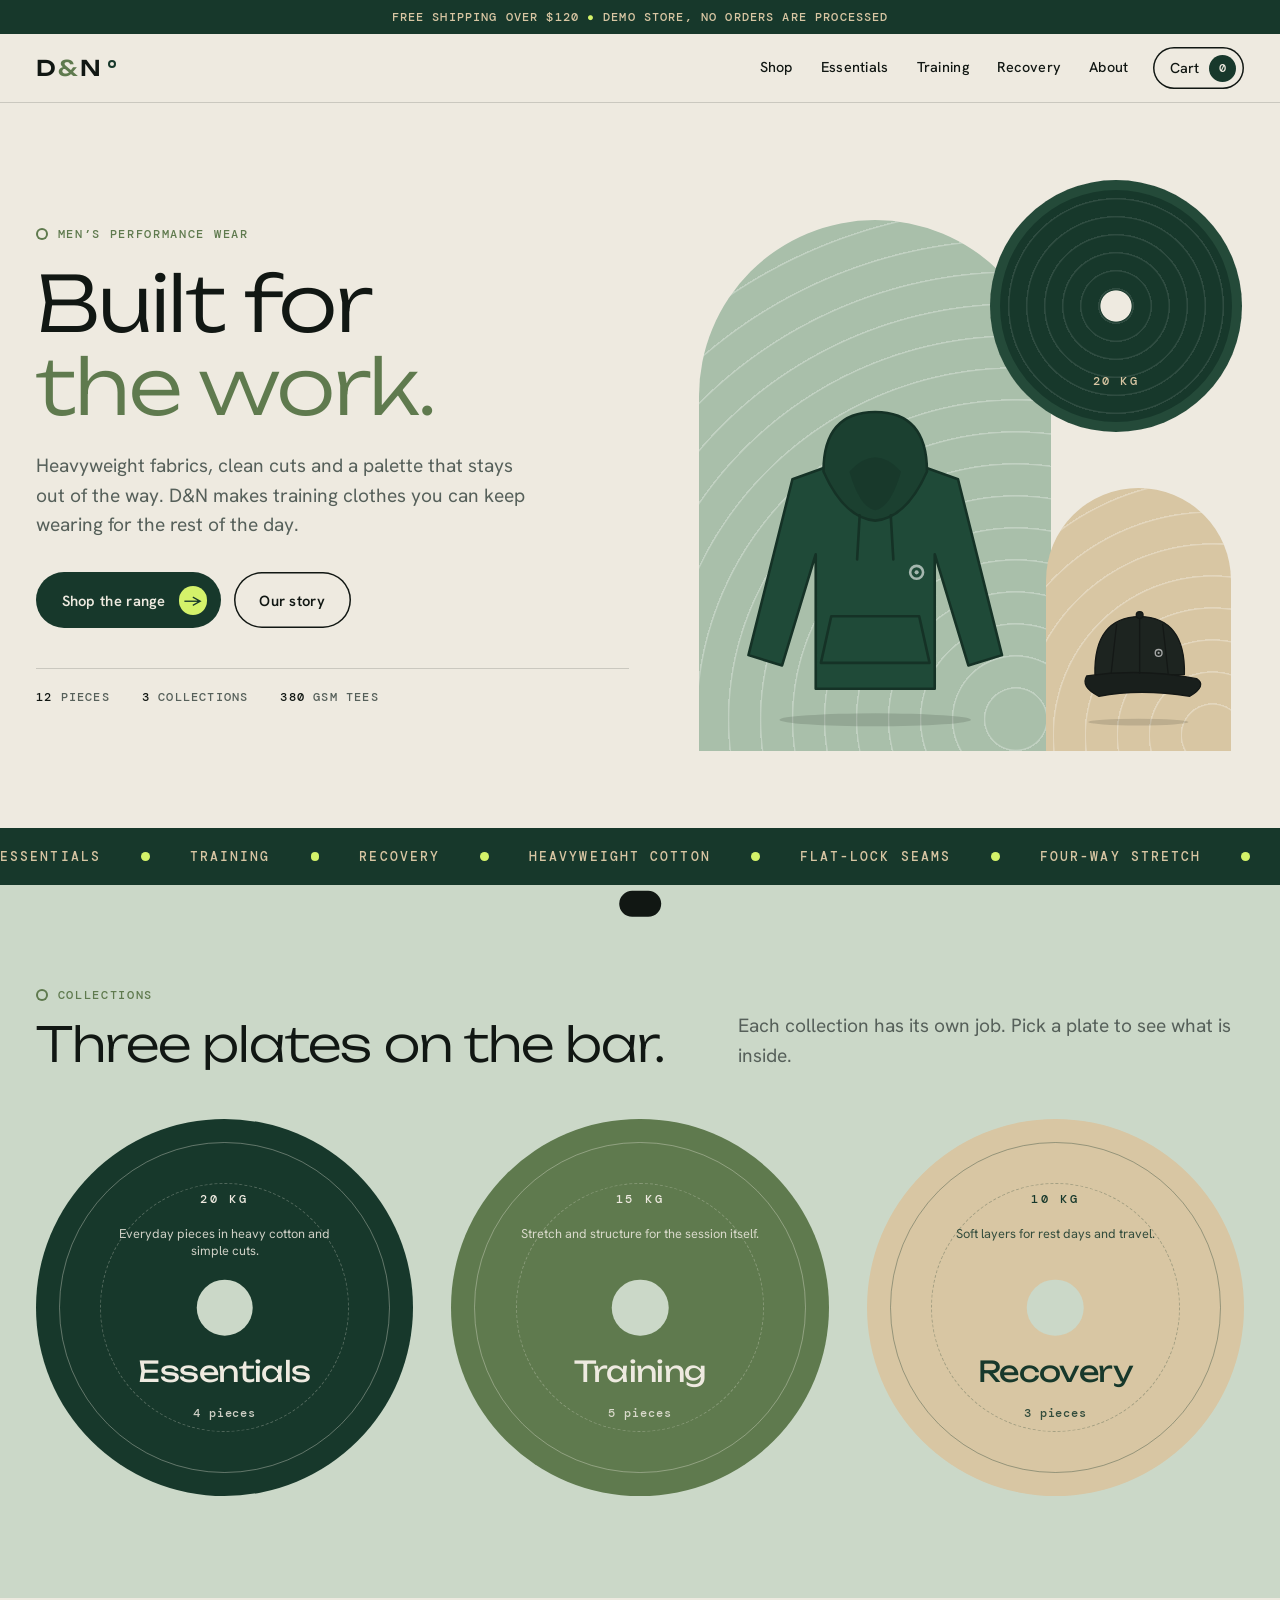
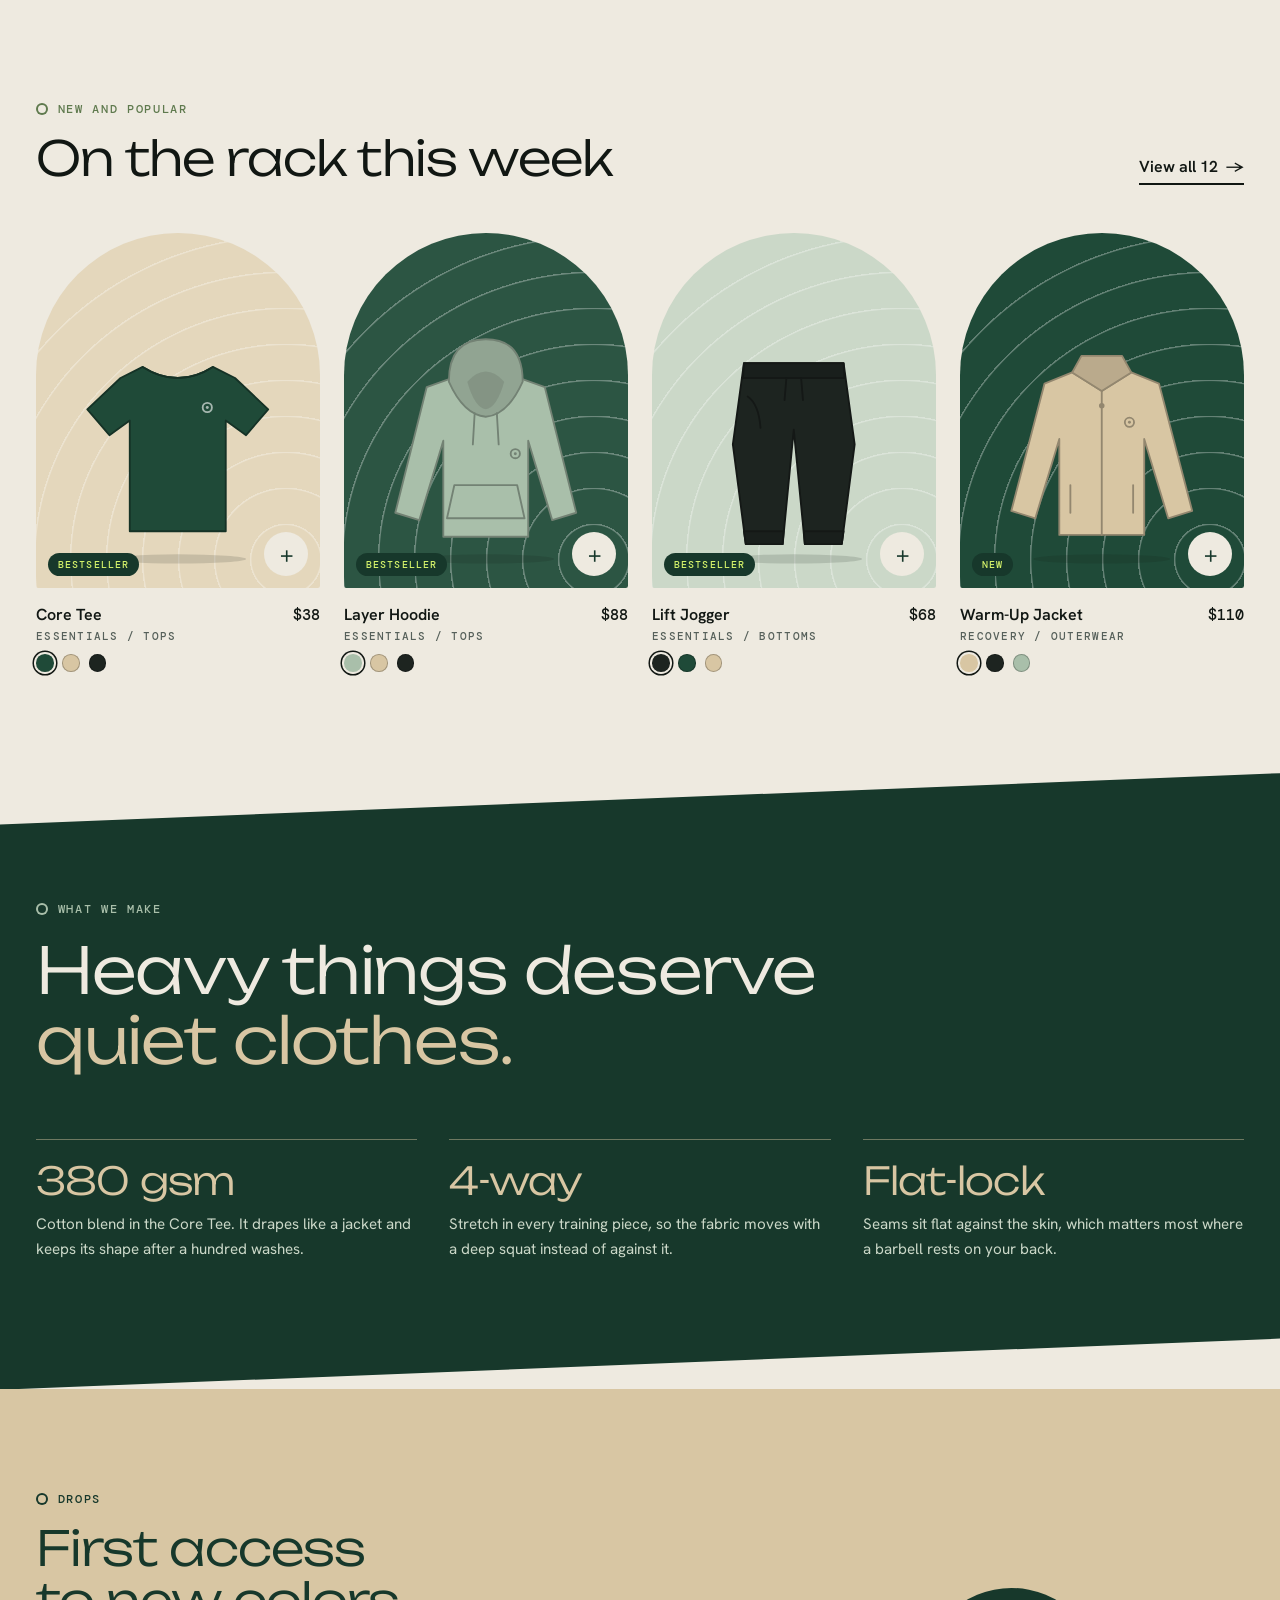
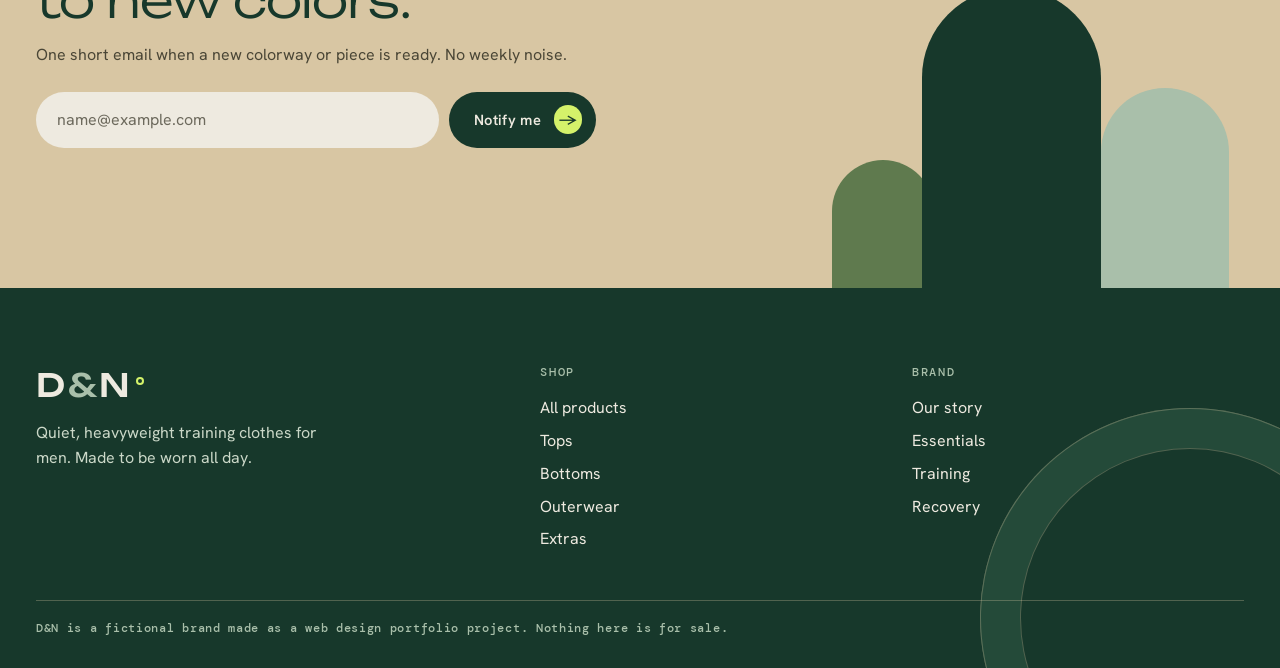
<file: index.html>
<!doctype html>
<html lang="en">
<head>
<meta charset="utf-8">
<meta name="viewport" content="width=device-width, initial-scale=1, viewport-fit=cover">
<title>D&amp;N</title>
<link rel="preconnect" href="https://fonts.googleapis.com">
<link rel="preconnect" href="https://fonts.gstatic.com" crossorigin>
<link rel="stylesheet" href="https://fonts.googleapis.com/css2?family=Unbounded:wght@300;400;500&family=Hanken+Grotesk:wght@400;500;600&family=DM+Mono:wght@400;500&display=swap">
<link rel="stylesheet" href="style.css">

</head>
<body data-page="home">
<div id="top"></div>

<main>
  <section class="hero">
    <div class="wrap hero-grid">
      <div>
        <div class="eyebrow">Men&rsquo;s performance wear</div>
        <h1>Built for <em>the work.</em></h1>
        <p class="lead">Heavyweight fabrics, clean cuts and a palette that stays out of the way. D&amp;N makes training clothes you can keep wearing for the rest of the day.</p>
        <div class="hero-actions">
          <a class="btn" href="shop.html"><span>Shop the range</span><span class="dot" aria-hidden="true">&rarr;</span></a>
          <a class="btn ghost" href="about.html">Our story</a>
        </div>
        <div class="hero-stats"><span><b>12</b> pieces</span><span><b>3</b> collections</span><span><b>380</b> gsm tees</span></div>
      </div>
      <div class="hero-art" aria-hidden="true">
        <div class="ha-arch" data-art="hoodie:forest"></div>
        <div class="ha-plate"><span>20 KG</span></div>
        <div class="ha-arch2" data-art="cap:ink"></div>
      </div>
    </div>
  </section>

  <div class="strip" aria-hidden="true">
    <div class="strip-track">
      <span>Essentials</span><span>Training</span><span>Recovery</span><span>Heavyweight cotton</span><span>Flat-lock seams</span><span>Four-way stretch</span>
      <span>Essentials</span><span>Training</span><span>Recovery</span><span>Heavyweight cotton</span><span>Flat-lock seams</span><span>Four-way stretch</span>
    </div>
  </div>

  <section class="sec plates-sec">
    <div class="wrap">
      <div class="sec-head">
        <div>
          <div class="eyebrow">Collections</div>
          <h2>Three plates on the bar.</h2>
        </div>
        <p class="lead">Each collection has its own job. Pick a plate to see what is inside.</p>
      </div>
      <div class="plates">
        <a class="plate p-forest" href="shop.html#essentials">
          <span class="kg">20 KG</span><span class="ds">Everyday pieces in heavy cotton and simple cuts.</span><span class="hole"></span>
          <span class="nm">Essentials</span><span class="ct" data-count="essentials"></span>
        </a>
        <a class="plate p-moss" href="shop.html#training">
          <span class="kg">15 KG</span><span class="ds">Stretch and structure for the session itself.</span><span class="hole"></span>
          <span class="nm">Training</span><span class="ct" data-count="training"></span>
        </a>
        <a class="plate p-sand" href="shop.html#recovery">
          <span class="kg">10 KG</span><span class="ds">Soft layers for rest days and travel.</span><span class="hole"></span>
          <span class="nm">Recovery</span><span class="ct" data-count="recovery"></span>
        </a>
      </div>
    </div>
  </section>

  <section class="sec">
    <div class="wrap">
      <div class="sec-head">
        <div>
          <div class="eyebrow">New and popular</div>
          <h2>On the rack this week</h2>
        </div>
        <a class="link-arrow" href="shop.html">View all 12 <span aria-hidden="true">&rarr;</span></a>
      </div>
      <div class="grid four" id="featured"></div>
    </div>
  </section>

  <section class="statement on-dark">
    <div class="wrap">
      <div class="eyebrow">What we make</div>
      <h2 style="margin-top:1.2rem">Heavy things deserve <em>quiet clothes.</em></h2>
      <div class="facts">
        <div class="fact"><b>380 gsm</b><span>Cotton blend in the Core Tee. It drapes like a jacket and keeps its shape after a hundred washes.</span></div>
        <div class="fact"><b>4-way</b><span>Stretch in every training piece, so the fabric moves with a deep squat instead of against it.</span></div>
        <div class="fact"><b>Flat-lock</b><span>Seams sit flat against the skin, which matters most where a barbell rests on your back.</span></div>
      </div>
    </div>
  </section>

  <section class="sec news">
    <div class="wrap">
      <div class="news-in">
        <div class="eyebrow" style="color:var(--forest)">Drops</div>
        <h2>First access to new colors.</h2>
        <p>One short email when a new colorway or piece is ready. No weekly noise.</p>
        <form id="newsForm" novalidate>
          <label for="newsEmail" style="position:absolute;left:-9999px">Email address</label>
          <input id="newsEmail" type="email" placeholder="name@example.com" autocomplete="email">
          <button class="btn" type="submit"><span>Notify me</span><span class="dot" aria-hidden="true">&rarr;</span></button>
        </form>
        <p class="msg" id="newsMsg" role="status"></p>
      </div>
    </div>
    <div class="a3" aria-hidden="true"></div><div class="a1" aria-hidden="true"></div><div class="a2" aria-hidden="true"></div>
  </section>
</main>

<div id="foot"></div>
<script src="app.js" defer></script>
</body>
</html>
</file>
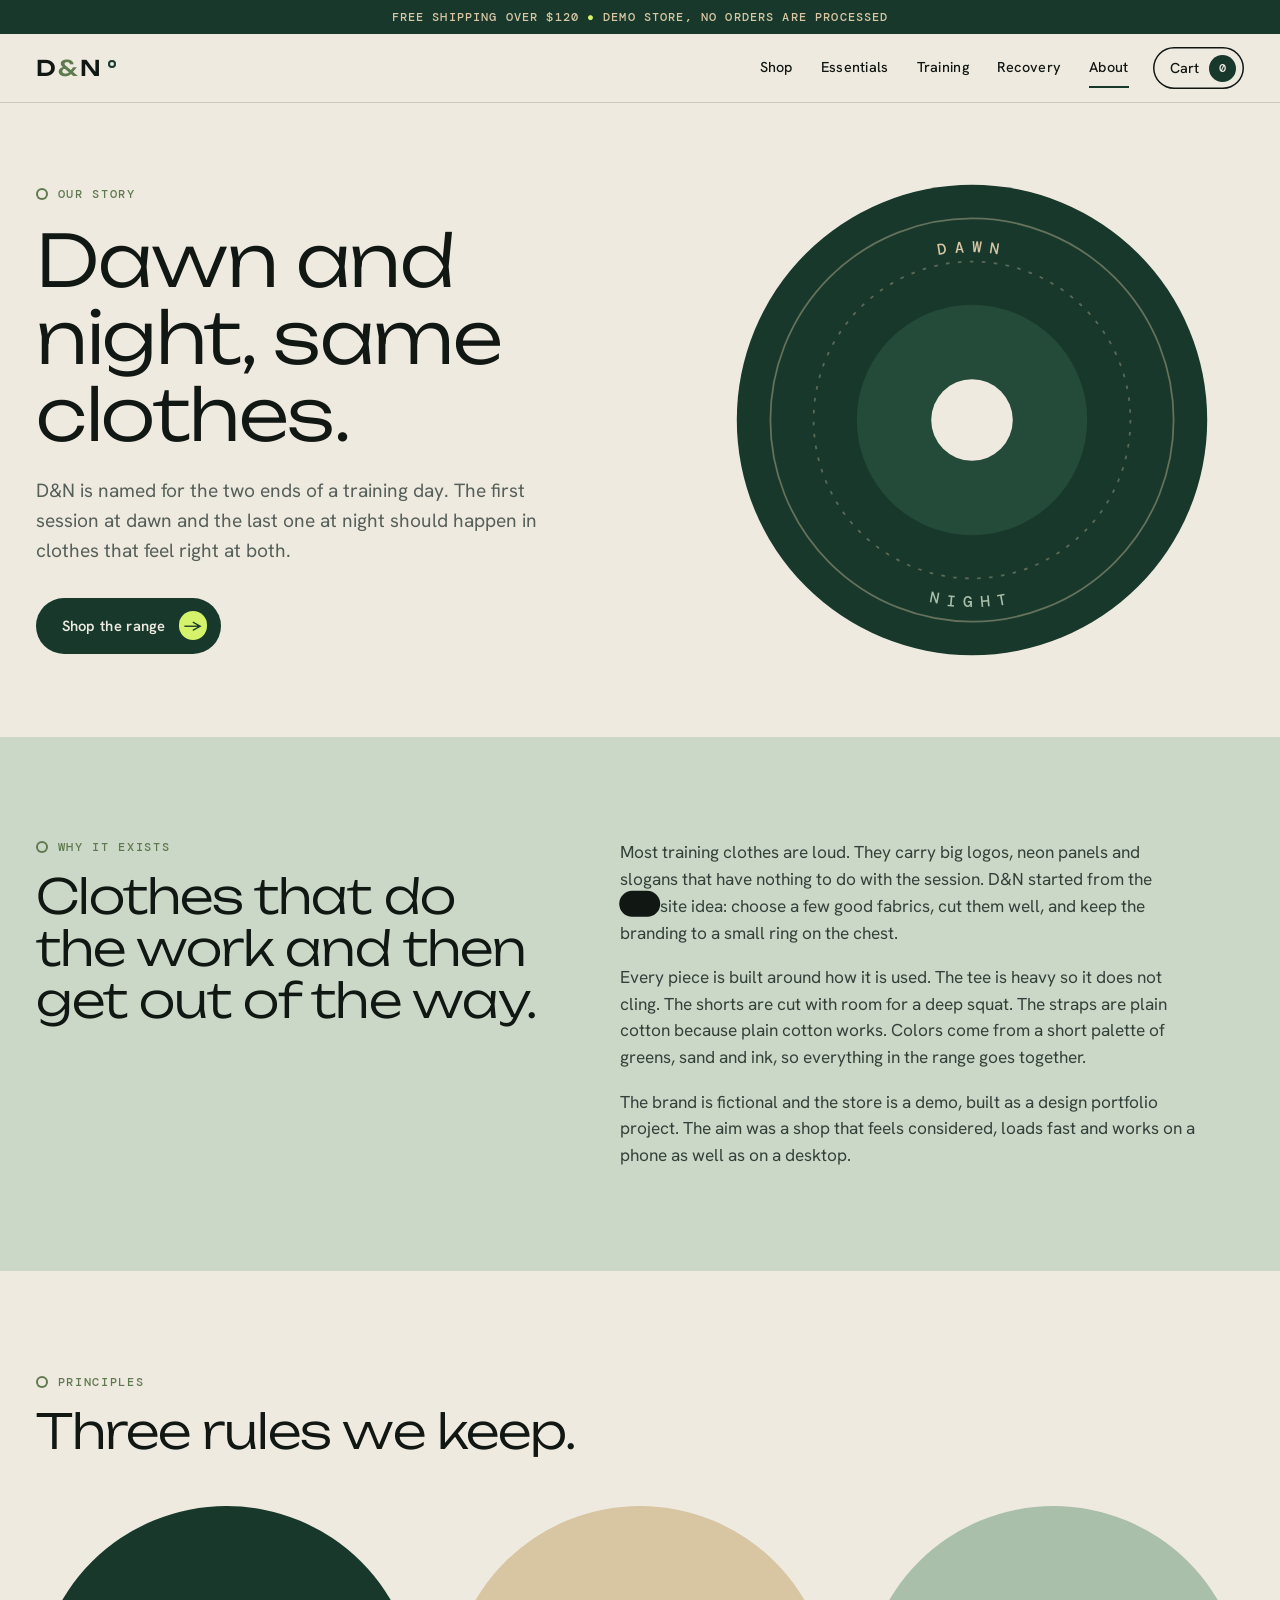
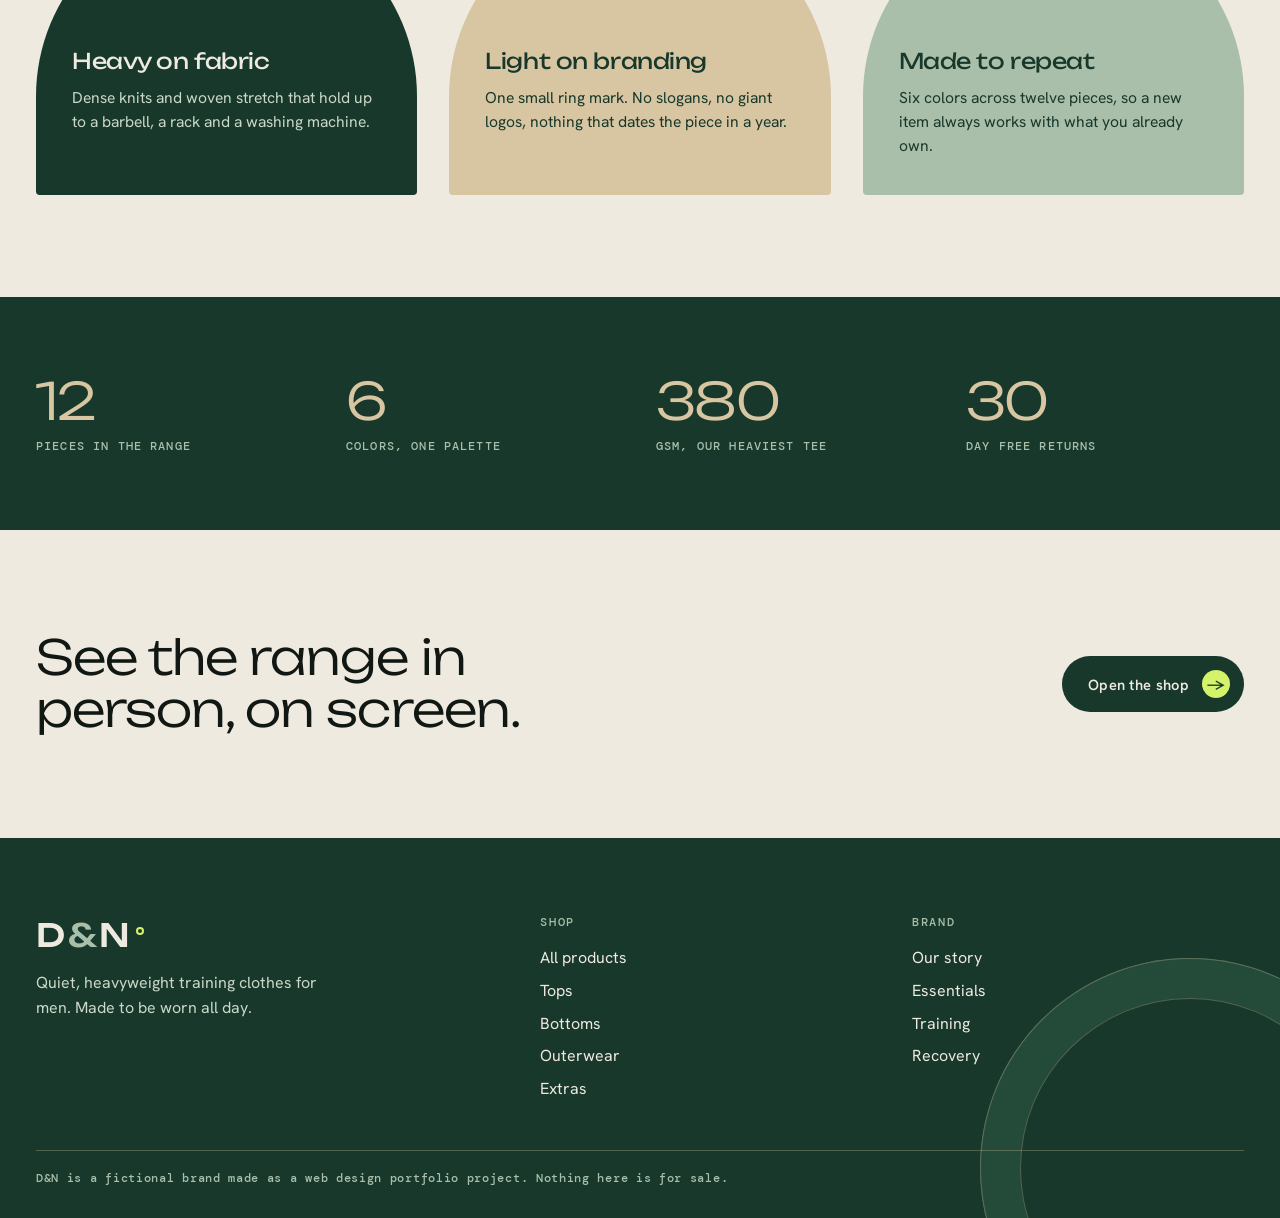
<file: about.html>
<!doctype html>
<html lang="en">
<head>
<meta charset="utf-8">
<meta name="viewport" content="width=device-width, initial-scale=1, viewport-fit=cover">
<title>About | D&amp;N</title>
<link rel="preconnect" href="https://fonts.googleapis.com">
<link rel="preconnect" href="https://fonts.gstatic.com" crossorigin>
<link rel="stylesheet" href="https://fonts.googleapis.com/css2?family=Unbounded:wght@300;400;500&family=Hanken+Grotesk:wght@400;500;600&family=DM+Mono:wght@400;500&display=swap">
<link rel="stylesheet" href="style.css">
</head>
<body data-page="about">
<div id="top"></div>

<main>
  <section class="about-hero">
    <div class="wrap about-grid">
      <div>
        <div class="eyebrow">Our story</div>
        <h1>Dawn and night, same clothes.</h1>
        <p class="lead">D&amp;N is named for the two ends of a training day. The first session at dawn and the last one at night should happen in clothes that feel right at both.</p>
        <div class="hero-actions"><a class="btn" href="shop.html"><span>Shop the range</span><span class="dot" aria-hidden="true">&rarr;</span></a></div>
      </div>
      <svg class="rings" viewBox="0 0 400 400" role="img" aria-label="Concentric rings that look like a barbell plate">
        <circle cx="200" cy="200" r="196" style="fill:var(--forest)"/>
        <circle cx="200" cy="200" r="168" style="fill:none;stroke:var(--sand);stroke-opacity:.4;stroke-width:1.5"/>
        <circle cx="200" cy="200" r="132" style="fill:none;stroke:var(--sand);stroke-opacity:.35;stroke-width:1.5;stroke-dasharray:3 7"/>
        <circle cx="200" cy="200" r="96" style="fill:var(--forest-2)"/>
        <circle cx="200" cy="200" r="34" style="fill:var(--bone)"/>
        <path d="M60 200 A140 140 0 0 1 340 200" id="arcTop" style="fill:none"/>
        <text style="fill:var(--sand);font:500 13px var(--mono);letter-spacing:6px"><textPath href="#arcTop" startOffset="50%" text-anchor="middle">DAWN</textPath></text>
        <path d="M44 200 A156 156 0 0 0 356 200" id="arcBot" style="fill:none"/>
        <text style="fill:var(--sage);font:500 13px var(--mono);letter-spacing:6px"><textPath href="#arcBot" startOffset="50%" text-anchor="middle">NIGHT</textPath></text>
      </svg>
    </div>
  </section>

  <section class="sec story">
    <div class="wrap story-grid">
      <div>
        <div class="eyebrow">Why it exists</div>
        <h2 class="h2" style="margin-top:1rem">Clothes that do the work and then get out of the way.</h2>
      </div>
      <div>
        <p>Most training clothes are loud. They carry big logos, neon panels and slogans that have nothing to do with the session. D&amp;N started from the opposite idea: choose a few good fabrics, cut them well, and keep the branding to a small ring on the chest.</p>
        <p>Every piece is built around how it is used. The tee is heavy so it does not cling. The shorts are cut with room for a deep squat. The straps are plain cotton because plain cotton works. Colors come from a short palette of greens, sand and ink, so everything in the range goes together.</p>
        <p>The brand is fictional and the store is a demo, built as a design portfolio project. The aim was a shop that feels considered, loads fast and works on a phone as well as on a desktop.</p>
      </div>
    </div>
  </section>

  <section class="sec">
    <div class="wrap">
      <div class="sec-head"><div><div class="eyebrow">Principles</div><h2>Three rules we keep.</h2></div></div>
      <div class="pillars">
        <div class="pillar a"><h3>Heavy on fabric</h3><p>Dense knits and woven stretch that hold up to a barbell, a rack and a washing machine.</p></div>
        <div class="pillar b"><h3>Light on branding</h3><p>One small ring mark. No slogans, no giant logos, nothing that dates the piece in a year.</p></div>
        <div class="pillar c"><h3>Made to repeat</h3><p>Six colors across twelve pieces, so a new item always works with what you already own.</p></div>
      </div>
    </div>
  </section>

  <section class="stats on-dark">
    <div class="wrap stat-row">
      <div class="stat"><b>12</b><span>Pieces in the range</span></div>
      <div class="stat"><b>6</b><span>Colors, one palette</span></div>
      <div class="stat"><b>380</b><span>gsm, our heaviest tee</span></div>
      <div class="stat"><b>30</b><span>Day free returns</span></div>
    </div>
  </section>

  <section class="sec">
    <div class="wrap" style="display:flex;flex-wrap:wrap;gap:1.5rem;justify-content:space-between;align-items:center">
      <h2 class="h2" style="max-width:18ch">See the range in person, on screen.</h2>
      <a class="btn" href="shop.html"><span>Open the shop</span><span class="dot" aria-hidden="true">&rarr;</span></a>
    </div>
  </section>
</main>

<div id="foot"></div>
<script src="app.js" defer></script>
</body>
</html>
</file>
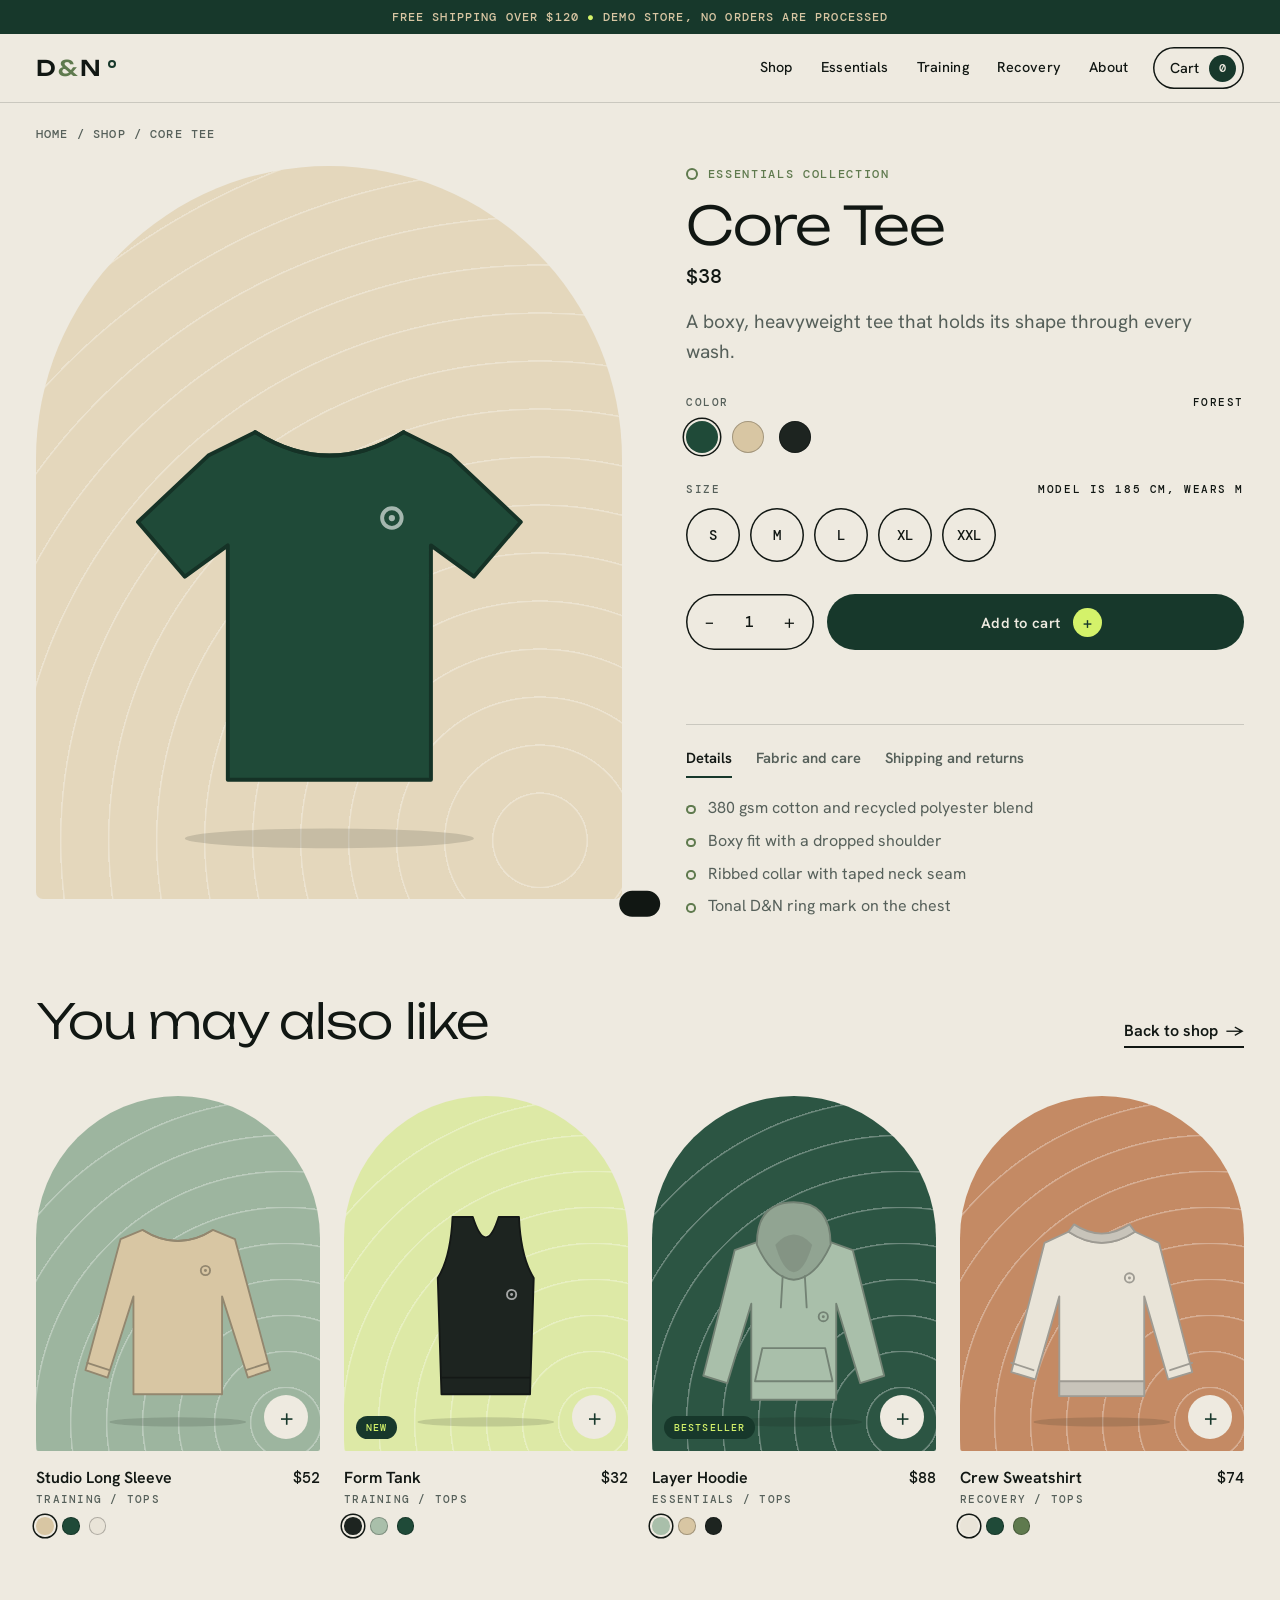
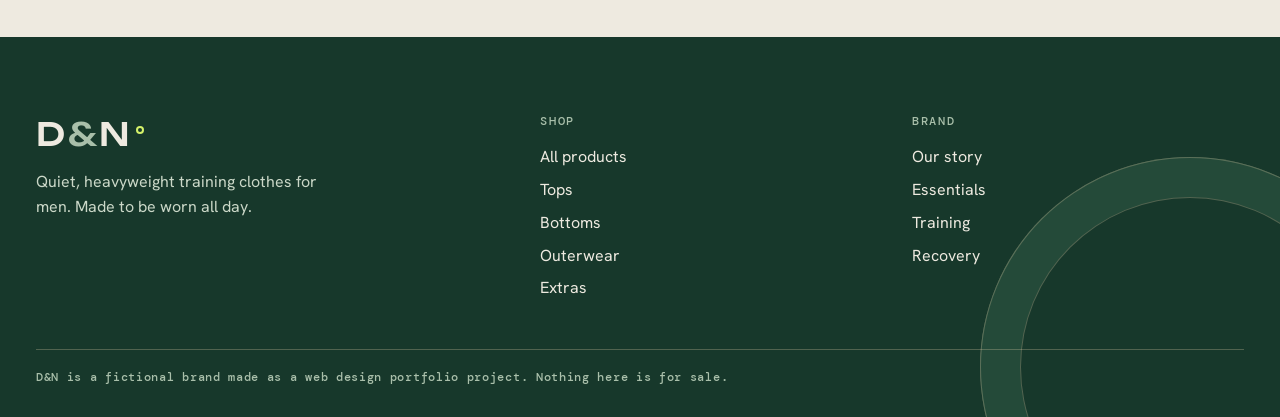
<file: product.html>
<!doctype html>
<html lang="en">
<head>
<meta charset="utf-8">
<meta name="viewport" content="width=device-width, initial-scale=1, viewport-fit=cover">
<title>Product | D&amp;N</title>
<link rel="preconnect" href="https://fonts.googleapis.com">
<link rel="preconnect" href="https://fonts.gstatic.com" crossorigin>
<link rel="stylesheet" href="https://fonts.googleapis.com/css2?family=Unbounded:wght@300;400;500&family=Hanken+Grotesk:wght@400;500;600&family=DM+Mono:wght@400;500&display=swap">
<link rel="stylesheet" href="style.css">
</head>
<body data-page="product">
<div id="top"></div>

<main>
  <div class="wrap">
    <nav class="crumbs" aria-label="Breadcrumb"><a href="index.html">Home</a> / <a href="shop.html">Shop</a> / <span id="crumbName"></span></nav>
    <div class="pd" id="pd"></div>
  </div>

  <section class="sec" style="padding-top:0">
    <div class="wrap">
      <div class="sec-head"><h2>You may also like</h2><a class="link-arrow" href="shop.html">Back to shop <span aria-hidden="true">&rarr;</span></a></div>
      <div class="grid four" id="related"></div>
    </div>
  </section>
</main>

<div id="foot"></div>
<script src="app.js" defer></script>
</body>
</html>
</file>
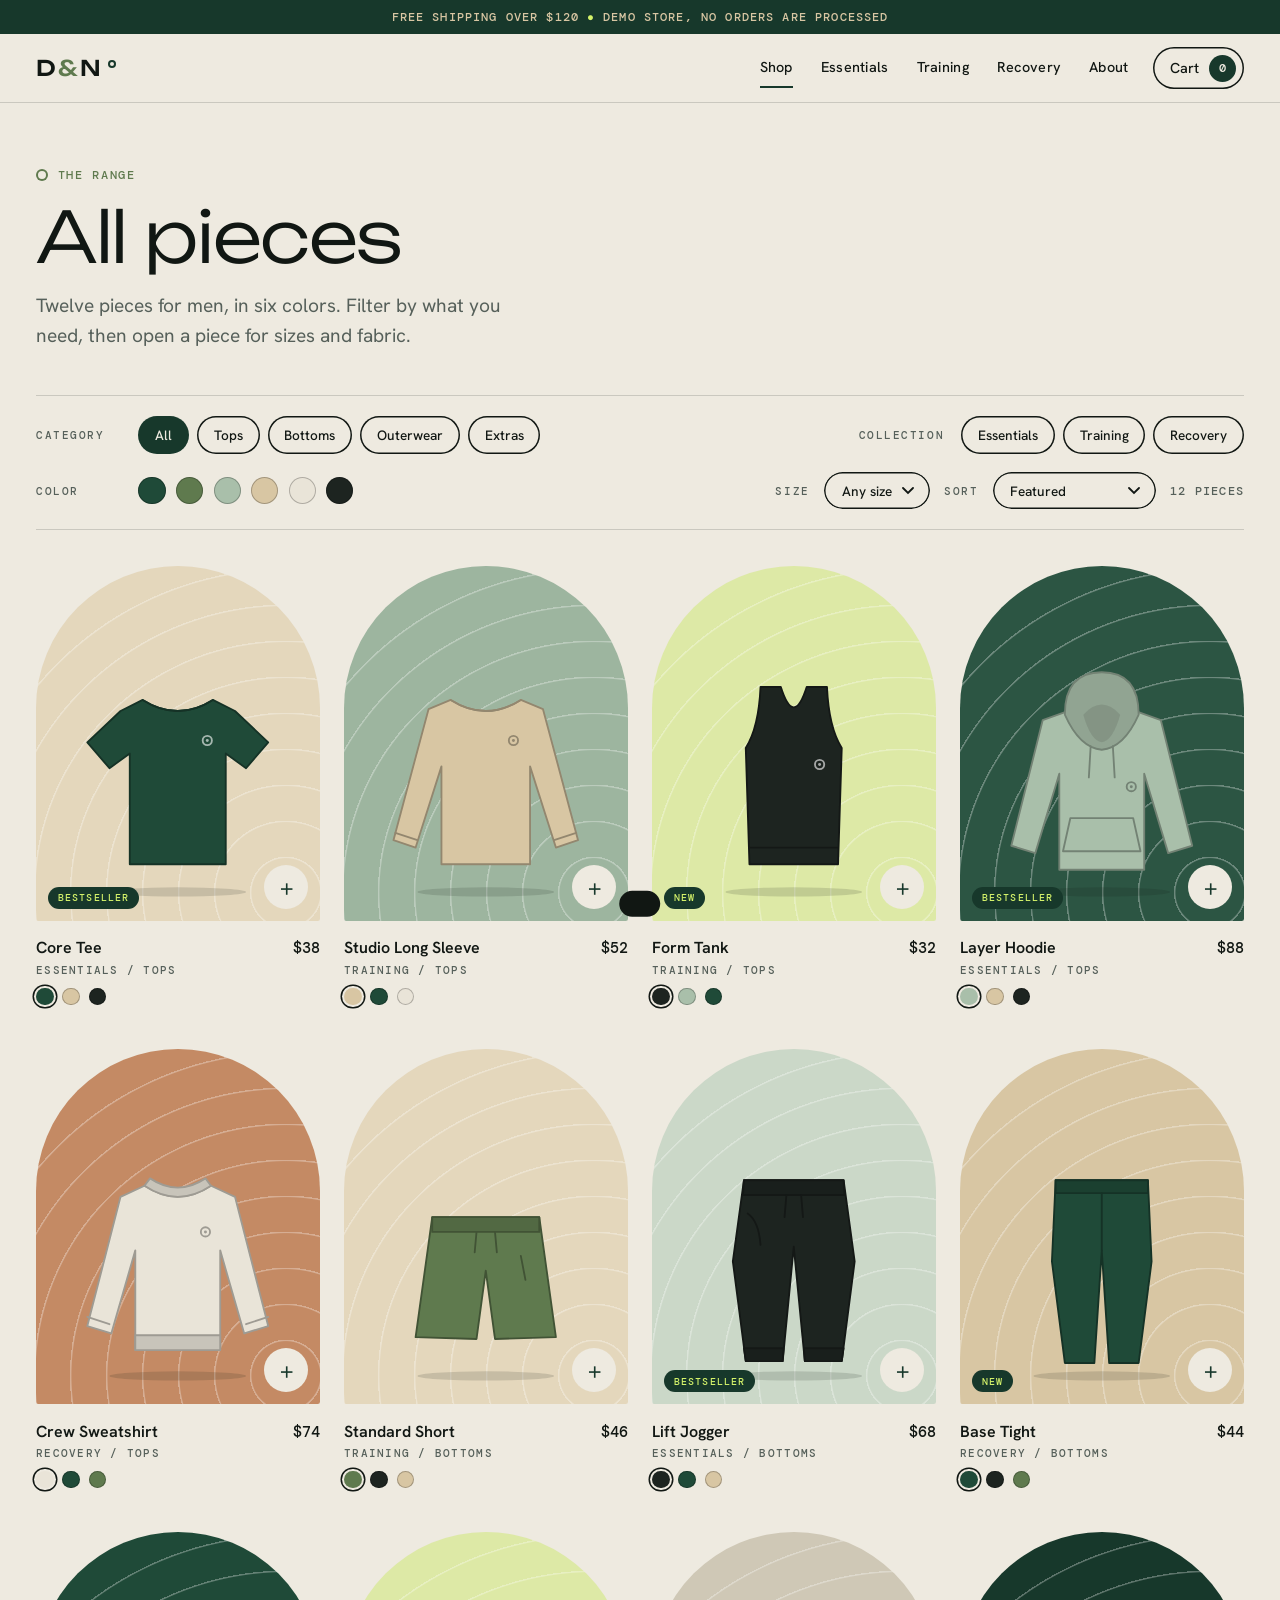
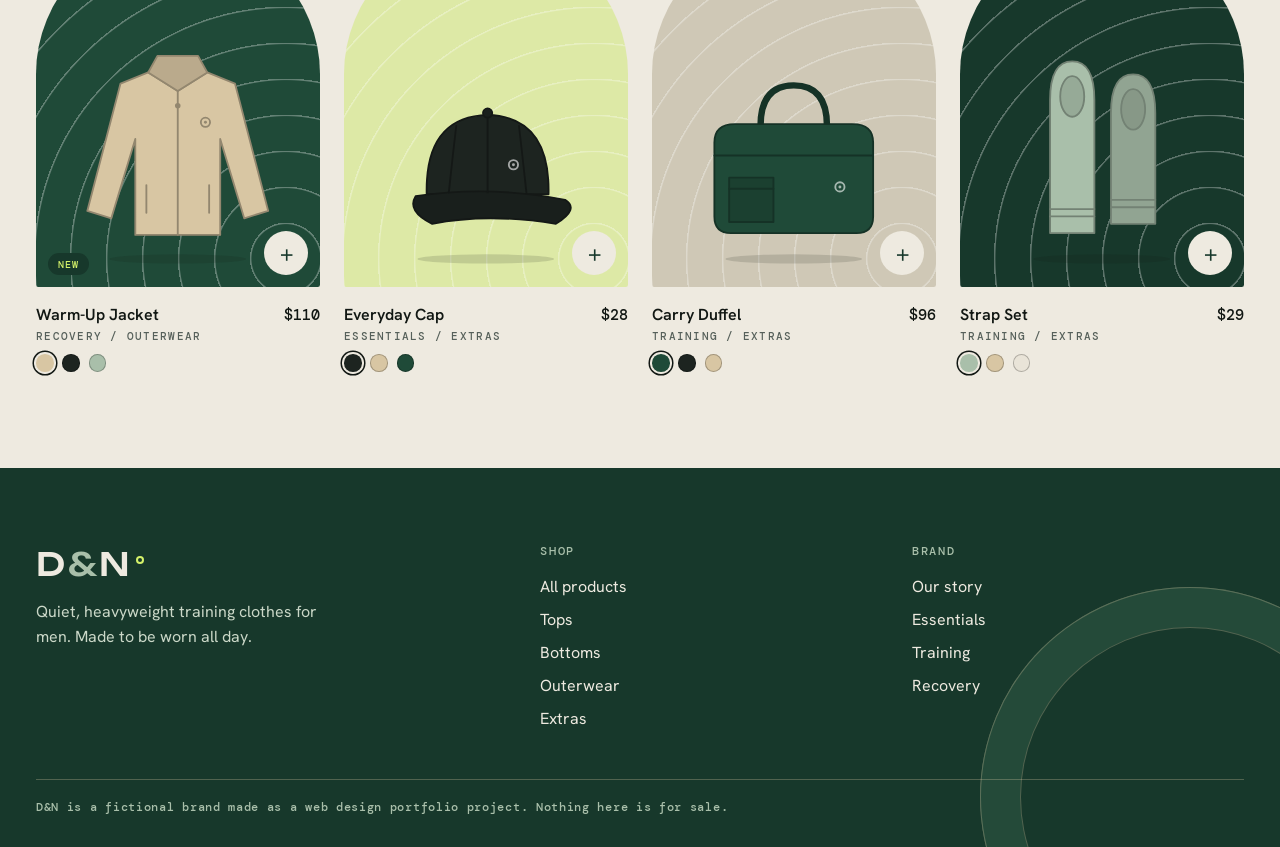
<file: shop.html>
<!doctype html>
<html lang="en">
<head>
<meta charset="utf-8">
<meta name="viewport" content="width=device-width, initial-scale=1, viewport-fit=cover">
<title>Shop | D&amp;N</title>
<link rel="preconnect" href="https://fonts.googleapis.com">
<link rel="preconnect" href="https://fonts.gstatic.com" crossorigin>
<link rel="stylesheet" href="https://fonts.googleapis.com/css2?family=Unbounded:wght@300;400;500&family=Hanken+Grotesk:wght@400;500;600&family=DM+Mono:wght@400;500&display=swap">
<link rel="stylesheet" href="style.css">
</head>
<body data-page="shop">
<div id="top"></div>

<main>
  <div class="wrap">
    <div class="page-head">
      <div class="eyebrow">The range</div>
      <h1 id="shopTitle">All pieces</h1>
      <p class="lead">Twelve pieces for men, in six colors. Filter by what you need, then open a piece for sizes and fabric.</p>
    </div>

    <div class="filters" id="filters">
      <div class="frow">
        <div class="fgroup"><span class="flabel">Category</span>
          <div class="chips">
            <button class="chip" type="button" data-cat="all" aria-pressed="true">All</button>
            <button class="chip" type="button" data-cat="tops" aria-pressed="false">Tops</button>
            <button class="chip" type="button" data-cat="bottoms" aria-pressed="false">Bottoms</button>
            <button class="chip" type="button" data-cat="outerwear" aria-pressed="false">Outerwear</button>
            <button class="chip" type="button" data-cat="extras" aria-pressed="false">Extras</button>
          </div>
        </div>
        <div class="fgroup"><span class="flabel">Collection</span>
          <div class="chips">
            <button class="chip" type="button" data-col="essentials" aria-pressed="false">Essentials</button>
            <button class="chip" type="button" data-col="training" aria-pressed="false">Training</button>
            <button class="chip" type="button" data-col="recovery" aria-pressed="false">Recovery</button>
          </div>
        </div>
      </div>
      <div class="frow">
        <div class="fgroup"><span class="flabel">Color</span>
          <div class="dots">
            <button class="dot-f" type="button" data-color="forest" style="--c:#1F4A38" aria-label="Forest" aria-pressed="false"></button>
            <button class="dot-f" type="button" data-color="moss" style="--c:#5F7A4E" aria-label="Moss" aria-pressed="false"></button>
            <button class="dot-f" type="button" data-color="sage" style="--c:#A9BFAA" aria-label="Sage" aria-pressed="false"></button>
            <button class="dot-f" type="button" data-color="sand" style="--c:#D8C6A3" aria-label="Sand" aria-pressed="false"></button>
            <button class="dot-f" type="button" data-color="bone" style="--c:#E9E4D8" aria-label="Bone" aria-pressed="false"></button>
            <button class="dot-f" type="button" data-color="ink" style="--c:#1D2420" aria-label="Ink" aria-pressed="false"></button>
          </div>
        </div>
        <div class="fgroup">
          <label class="flabel" for="sizeSel" style="min-width:0">Size</label>
          <select class="sel" id="sizeSel">
            <option value="all">Any size</option><option>S</option><option>M</option><option>L</option><option>XL</option><option>XXL</option>
          </select>
          <label class="flabel" for="sortSel" style="min-width:0">Sort</label>
          <select class="sel" id="sortSel">
            <option value="featured">Featured</option><option value="low">Price, low to high</option><option value="high">Price, high to low</option><option value="name">Name</option>
          </select>
          <span class="res" id="res" role="status"></span>
        </div>
      </div>
    </div>

    <div class="grid" id="grid"></div>
  </div>
  <div style="height:clamp(3rem,8vw,6rem)"></div>
</main>

<div id="foot"></div>
<script src="app.js" defer></script>
</body>
</html>
</file>
<file: style.css>
:root {
  /* Layout concept: flat color fields (bone, sage, forest, sand) cut by arches and barbell-plate rings.
     Bone is the ground, forest and sand are the bands, lime appears only as a small signal. */
  --forest: #17382B;
  --forest-2: #244A39;
  --moss: #5F7A4E;
  --sage: #A9BFAA;
  --sage-tint: #CBD8C8;
  --bone: #EEEAE0;
  --sand: #D8C6A3;
  --sand-tint: #E4D7BC;
  --ink: #111713;
  --lime: #D4F26A;
  --muted: #56605A;
  --line: rgba(17, 23, 19, .16);
  --display: 'Unbounded', 'Arial Black', system-ui, sans-serif;
  --body: 'Hanken Grotesk', system-ui, -apple-system, 'Segoe UI', sans-serif;
  --mono: 'DM Mono', ui-monospace, Menlo, Consolas, monospace;
  color-scheme: light;
}

*, *::before, *::after { box-sizing: border-box; }
html { -webkit-text-size-adjust: 100%; scroll-behavior: smooth; background: var(--bone); color-scheme: light; }
body { margin: 0; background: var(--bone); color: var(--ink); font: 400 1rem/1.55 var(--body); -webkit-font-smoothing: antialiased; overflow-x: hidden; }
[hidden] { display: none !important; }
img, svg { max-width: 100%; }
a { color: inherit; }
button { font: inherit; color: inherit; cursor: pointer; }
h1, h2, h3, h4, p, ul { margin: 0; }
ul { padding: 0; list-style: none; }
h1, h2, h3 { font-family: var(--display); font-weight: 400; letter-spacing: -.02em; line-height: 1.08; text-wrap: balance; }
:focus-visible { outline: 3px solid var(--forest); outline-offset: 3px; border-radius: 6px; }
.on-dark :focus-visible { outline-color: var(--lime); }

body::before { content: ""; position: fixed; inset: 0 0 auto; height: env(safe-area-inset-top, 0px); background: var(--bone); z-index: 60; }

.wrap {
  width: 100%; max-width: 1240px; margin-inline: auto;
  padding-left: max(16px, env(safe-area-inset-left, 0px));
  padding-right: max(16px, env(safe-area-inset-right, 0px));
}

/* ---------- type helpers ---------- */
.eyebrow { display: flex; align-items: center; gap: .6rem; font: 500 .75rem var(--mono); letter-spacing: .14em; text-transform: uppercase; color: var(--moss); }
.eyebrow::before { content: ""; width: .75rem; height: .75rem; border-radius: 50%; box-shadow: inset 0 0 0 2px currentColor; flex: none; }
.on-dark .eyebrow { color: var(--sage); }
.lead { font-size: clamp(1.02rem, 1.6vw, 1.2rem); color: var(--muted); max-width: 46ch; }
.mono { font-family: var(--mono); }

/* ---------- announcement + header ---------- */
.ann { background: var(--forest); color: var(--sand); font: 500 .72rem var(--mono); letter-spacing: .1em; text-transform: uppercase; text-align: center; padding: .6rem 0; }
.ann b { color: var(--lime); font-weight: 500; padding-inline: .5rem; }
.site-head { position: sticky; top: env(safe-area-inset-top, 0px); z-index: 50; background: var(--bone); border-bottom: 1px solid var(--line); }
.head-in { display: flex; align-items: center; gap: 1.5rem; height: 68px; }
.logo { font: 500 1.35rem var(--display); letter-spacing: -.03em; text-decoration: none; display: inline-flex; align-items: center; gap: .1rem; }
.logo span { color: var(--moss); padding-inline: .06em; }
.logo::after { content: ""; width: .5rem; height: .5rem; border-radius: 50%; box-shadow: inset 0 0 0 2px var(--forest); margin-left: .35rem; margin-top: -.5rem; }
.site-head nav { display: flex; gap: 1.75rem; margin-left: auto; }
.site-head nav a { text-decoration: none; font-weight: 500; font-size: .9rem; letter-spacing: .02em; padding: .45rem 0; border-bottom: 2px solid transparent; }
.site-head nav a:hover, .site-head nav a[aria-current="page"] { border-color: var(--forest); }
.cart-btn { display: inline-flex; align-items: center; gap: .6rem; border: 0; background: transparent; box-shadow: inset 0 0 0 1.5px var(--ink); border-radius: 999px; padding: .45rem .5rem .45rem 1.1rem; font-weight: 500; font-size: .9rem; }
.cart-btn:hover { background: var(--ink); color: var(--bone); }
.count { min-width: 1.7rem; height: 1.7rem; border-radius: 50%; background: var(--forest); color: var(--bone); display: grid; place-items: center; font: 500 .75rem var(--mono); }
.cart-btn:hover .count { background: var(--lime); color: var(--forest); }
.burger { display: none; width: 44px; height: 44px; border: 0; background: transparent; border-radius: 50%; place-items: center; align-content: center; gap: 6px; }
.burger span { display: block; width: 22px; height: 2px; background: var(--ink); transition: transform .25s; }
.nav-open .burger span:first-child { transform: translateY(4px) rotate(45deg); }
.nav-open .burger span:last-child { transform: translateY(-4px) rotate(-45deg); }

@media (max-width: 820px) {
  .burger { display: grid; }
  .cart-btn { margin-left: auto; }
  .site-head nav {
    display: none; position: absolute; left: 0; right: 0; top: 100%; margin: 0; flex-direction: column; gap: 0;
    background: var(--bone); border-bottom: 1px solid var(--line);
    padding: .5rem max(16px, env(safe-area-inset-right, 0px)) 1.2rem max(16px, env(safe-area-inset-left, 0px));
  }
  .nav-open nav { display: flex; }
  .site-head nav a { padding: .9rem 0; font-size: 1.15rem; border-bottom: 1px solid var(--line); }
}

/* ---------- buttons ---------- */
.btn { display: inline-flex; align-items: center; justify-content: center; gap: .8rem; border: 0; border-radius: 999px; padding: .85rem .85rem .85rem 1.6rem; font: 600 .92rem var(--body); letter-spacing: .02em; text-decoration: none; background: var(--forest); color: var(--bone); transition: background .2s, color .2s, transform .2s; }
.btn:hover { background: var(--ink); }
.btn:active { transform: scale(.98); }
.btn .dot { width: 1.8rem; height: 1.8rem; border-radius: 50%; background: var(--lime); color: var(--forest); display: grid; place-items: center; font-size: 1rem; }
.btn.plain { padding-right: 1.6rem; }
.btn.ghost { background: transparent; color: var(--ink); box-shadow: inset 0 0 0 1.5px var(--ink); padding-right: 1.6rem; }
.btn.ghost:hover { background: var(--ink); color: var(--bone); }
.btn.sand { background: var(--sand); color: var(--forest); }
.btn.sand:hover { background: var(--bone); }
.btn.block { width: 100%; }
.link-arrow { display: inline-flex; gap: .5rem; align-items: center; font-weight: 600; text-decoration: none; border-bottom: 2px solid currentColor; padding-bottom: .15rem; }

/* ---------- hero ---------- */
.hero { padding-block: clamp(2rem, 6vw, 5rem) clamp(2.5rem, 6vw, 5rem); }
.hero-grid { display: grid; grid-template-columns: minmax(0, 1.05fr) minmax(0, 1fr); gap: clamp(1.5rem, 4vw, 4rem); align-items: center; }
.hero h1 { font-size: clamp(2.3rem, 6vw, 5.2rem); font-weight: 300; margin: 1.3rem 0 1.4rem; }
.hero h1 em { font-style: normal; color: var(--moss); }
.hero-actions { display: flex; flex-wrap: wrap; gap: .8rem; margin-top: 2rem; }
.hero-stats { display: flex; flex-wrap: wrap; gap: .5rem 2rem; margin-top: 2.5rem; padding-top: 1.25rem; border-top: 1px solid var(--line); font: 500 .75rem var(--mono); letter-spacing: .1em; text-transform: uppercase; color: var(--muted); }
.hero-stats b { color: var(--ink); font-weight: 500; }

.hero-art { position: relative; width: 100%; max-width: 560px; margin-inline: auto; aspect-ratio: 1 / 1.02; }
.ha-arch { position: absolute; left: 3%; bottom: 0; width: 63%; height: 93%; border-radius: 999px 999px 0 0; background: var(--sage); overflow: hidden; }
.ha-arch::before, .ha-arch2::before { content: ""; position: absolute; inset: 0; background: repeating-radial-gradient(circle at 90% 94%, transparent 0 30px, rgba(255,255,255,.28) 31px 32px); }
.ha-arch svg { position: absolute; left: 6%; bottom: 3%; width: 88%; height: auto; }
.ha-plate {
  position: absolute; right: 0; top: 0; width: 45%; aspect-ratio: 1; border-radius: 50%;
  background:
    radial-gradient(circle at center, var(--bone) 0 8.5%, transparent 9%),
    repeating-radial-gradient(circle at center, transparent 0 16px, rgba(255,255,255,.1) 17px 18px),
    var(--forest);
  box-shadow: inset 0 0 0 10px var(--forest-2);
}
.ha-plate span { position: absolute; left: 0; right: 0; bottom: 17%; text-align: center; font: 500 .72rem var(--mono); letter-spacing: .2em; color: var(--sand); }
.ha-arch2 { position: absolute; right: 2%; bottom: 0; width: 33%; height: 46%; border-radius: 999px 999px 0 0; background: var(--sand); overflow: hidden; }
.ha-arch2 svg { position: absolute; left: 6%; bottom: 8%; width: 88%; height: auto; }

@media (max-width: 820px) {
  .hero-grid { grid-template-columns: 1fr; }
  .hero-art { max-width: 460px; }
}

/* ---------- ticker strip ---------- */
.strip { background: var(--forest); color: var(--sand); overflow: hidden; white-space: nowrap; padding: 1rem 0; }
.strip-track { display: inline-flex; animation: slide 30s linear infinite; font: 500 .82rem var(--mono); letter-spacing: .16em; text-transform: uppercase; }
.strip-track span { display: inline-flex; align-items: center; gap: 2.5rem; padding-right: 2.5rem; }
.strip-track span::after { content: ""; width: .55rem; height: .55rem; border-radius: 50%; background: var(--lime); }
@keyframes slide { to { transform: translateX(-50%); } }

/* ---------- sections ---------- */
.sec { padding-block: clamp(3rem, 8vw, 6.5rem); }
.sec-head { display: flex; justify-content: space-between; align-items: end; gap: 1.5rem; flex-wrap: wrap; margin-bottom: clamp(1.75rem, 4vw, 3rem); }
.sec-head h2, .h2 { font-size: clamp(1.7rem, 3.8vw, 3rem); font-weight: 300; }
.sec-head .eyebrow { margin-bottom: 1rem; }

/* collection plates */
.plates-sec { background: var(--sage-tint); --hole: var(--sage-tint); }
.plates { display: grid; grid-template-columns: repeat(3, minmax(0, 1fr)); gap: clamp(1rem, 3vw, 2.5rem); }
.plate { position: relative; aspect-ratio: 1; border-radius: 50%; display: block; text-decoration: none; background: var(--forest); color: var(--bone); transition: transform .35s cubic-bezier(.2,.8,.2,1); }
.plate:hover { transform: scale(1.035); }
.plate::before { content: ""; position: absolute; inset: 6%; border-radius: 50%; border: 1px solid currentColor; opacity: .35; }
.plate::after { content: ""; position: absolute; inset: 17%; border-radius: 50%; border: 1px dashed currentColor; opacity: .28; transition: transform .6s; }
.plate:hover::after { transform: rotate(40deg); }
.plate .hole { position: absolute; left: 50%; top: 50%; width: 15%; aspect-ratio: 1; transform: translate(-50%, -50%); border-radius: 50%; background: var(--hole); }
.plate .kg { position: absolute; top: 19%; left: 0; right: 0; text-align: center; font: 500 .78rem var(--mono); letter-spacing: .22em; }
.plate .nm { position: absolute; top: 62%; left: 0; right: 0; text-align: center; font: 400 clamp(1.15rem, 2.4vw, 1.8rem) var(--display); letter-spacing: -.02em; }
.plate .ct { position: absolute; top: 76%; left: 0; right: 0; text-align: center; font: 500 .72rem var(--mono); letter-spacing: .08em; opacity: .85; }
.plate .ds { position: absolute; top: 28%; left: 18%; right: 18%; text-align: center; font-size: .8rem; line-height: 1.35; opacity: .85; }
.p-forest { background: var(--forest); color: var(--bone); }
.p-moss { background: var(--moss); color: var(--bone); }
.p-sand { background: var(--sand); color: var(--forest); }
@media (max-width: 700px) {
  .plates { grid-template-columns: 1fr; max-width: 340px; margin-inline: auto; }
}

/* product cards */
.grid { display: grid; grid-template-columns: repeat(auto-fill, minmax(min(100%, 230px), 1fr)); gap: 2.75rem 1.5rem; }
.grid.four { grid-template-columns: repeat(4, minmax(0, 1fr)); }
@media (max-width: 960px) { .grid.four { grid-template-columns: repeat(2, minmax(0, 1fr)); } }
@media (max-width: 560px) { .grid, .grid.four { grid-template-columns: repeat(2, minmax(0, 1fr)); gap: 2rem .9rem; } }
.card { position: relative; min-width: 0; }
.cm { position: relative; }
.cl { display: block; text-decoration: none; }
.frame {
  position: relative; aspect-ratio: 4 / 5; border-radius: 999px 999px 16px 16px; overflow: hidden;
  background: repeating-radial-gradient(circle at 88% 92%, transparent 0 34px, rgba(255,255,255,.3) 35px 36px), var(--frame, var(--sage-tint));
}
.frame svg { position: absolute; left: 11%; bottom: 5%; width: 78%; height: auto; transition: transform .5s cubic-bezier(.2,.8,.2,1); }
.card:hover .frame svg { transform: translateY(-6px) scale(1.03); }
.tag { position: absolute; left: 12px; bottom: 12px; background: var(--forest); color: var(--lime); font: 500 .62rem var(--mono); letter-spacing: .12em; text-transform: uppercase; padding: .3rem .6rem; border-radius: 999px; }
.quick { position: absolute; right: 12px; bottom: 12px; width: 44px; height: 44px; border-radius: 50%; border: 0; background: var(--bone); color: var(--forest); font: 400 1.5rem/1 var(--body); display: grid; place-items: center; transition: background .2s, color .2s, transform .2s; }
.quick:hover { background: var(--forest); color: var(--bone); transform: rotate(90deg); }
.meta { display: flex; justify-content: space-between; align-items: baseline; gap: .75rem; margin-top: .95rem; }
.nm-link { font-weight: 600; text-decoration: none; }
.nm-link:hover { text-decoration: underline; text-underline-offset: 3px; }
.sub { font: 500 .66rem var(--mono); letter-spacing: .12em; text-transform: uppercase; color: var(--muted); margin-top: .15rem; }
.pr { font: 500 .92rem var(--mono); }
.sws { display: flex; gap: .55rem; margin-top: .7rem; }
.sw { position: relative; width: 1.1rem; height: 1.1rem; border-radius: 50%; border: 0; padding: 0; background: var(--c); box-shadow: inset 0 0 0 1px rgba(0,0,0,.25); }
.sw::after { content: ""; position: absolute; inset: -8px; }
.sw[aria-pressed="true"] { box-shadow: 0 0 0 2px var(--bone), 0 0 0 3.5px var(--ink); }

/* statement band */
.statement { background: var(--forest); color: var(--bone); clip-path: polygon(0 clamp(24px, 4vw, 56px), 100% 0, 100% calc(100% - clamp(24px, 4vw, 56px)), 0 100%); padding-block: calc(clamp(24px, 4vw, 56px) + clamp(2.5rem, 6vw, 5rem)); margin-block: -1px; }
.statement h2 { font-size: clamp(1.9rem, 5vw, 4rem); font-weight: 300; max-width: 18ch; }
.statement h2 em { font-style: normal; color: var(--sand); }
.facts { display: grid; grid-template-columns: repeat(3, minmax(0, 1fr)); gap: 2rem; margin-top: clamp(2rem, 5vw, 4rem); }
.fact { border-top: 1px solid rgba(216,198,163,.45); padding-top: 1.1rem; }
.fact b { display: block; font: 300 clamp(1.6rem, 3vw, 2.4rem) var(--display); letter-spacing: -.02em; color: var(--sand); margin-bottom: .5rem; }
.fact span { color: var(--sage-tint); font-size: .95rem; }
@media (max-width: 760px) { .facts { grid-template-columns: 1fr; gap: 1.5rem; } }

/* newsletter */
.news { background: var(--sand); position: relative; overflow: hidden; }
.news-in { position: relative; z-index: 1; max-width: 560px; }
.news h2 { font-size: clamp(1.7rem, 3.8vw, 3rem); font-weight: 300; margin: 1rem 0; color: var(--forest); }
.news p { color: #4a4636; }
.news form { display: flex; flex-wrap: wrap; gap: .6rem; margin-top: 1.5rem; }
.news input { flex: 1 1 220px; min-width: 0; border: 0; border-radius: 999px; padding: .95rem 1.3rem; font: 400 1rem var(--body); background: var(--bone); color: var(--ink); box-shadow: inset 0 0 0 1.5px transparent; }
.news input::placeholder { color: #6d6a5d; }
.news input:focus-visible { outline: 3px solid var(--forest); outline-offset: 2px; }
.news .msg { min-height: 1.6em; margin-top: .8rem; font-weight: 600; color: var(--forest); }
.news .a1, .news .a2, .news .a3 { position: absolute; bottom: 0; border-radius: 999px 999px 0 0; }
.news .a1 { right: 14%; width: clamp(90px, 14vw, 180px); height: clamp(150px, 24vw, 300px); background: var(--forest); }
.news .a2 { right: 4%; width: clamp(70px, 10vw, 130px); height: clamp(100px, 16vw, 200px); background: var(--sage); }
.news .a3 { right: 27%; width: clamp(60px, 8vw, 110px); height: clamp(70px, 10vw, 130px); background: var(--moss); }
@media (max-width: 760px) { .news .a1, .news .a2, .news .a3 { opacity: .35; } }

/* footer */
.site-foot { background: var(--forest); color: var(--bone); position: relative; overflow: hidden; padding-block: clamp(3rem, 6vw, 5rem) calc(2rem + env(safe-area-inset-bottom, 0px)); }
.foot-ring { position: absolute; right: -120px; bottom: -160px; width: 420px; aspect-ratio: 1; border-radius: 50%; box-shadow: inset 0 0 0 1px rgba(216,198,163,.3), inset 0 0 0 40px var(--forest-2), inset 0 0 0 41px rgba(216,198,163,.3); pointer-events: none; }
.foot-grid { position: relative; display: grid; grid-template-columns: 1.4fr repeat(2, minmax(0, 1fr)); gap: 2.5rem; }
.foot-grid h4 { font: 500 .72rem var(--mono); letter-spacing: .14em; text-transform: uppercase; color: var(--sage); margin-bottom: 1rem; }
.foot-grid li + li { margin-top: .5rem; }
.foot-grid a { text-decoration: none; color: var(--bone); }
.foot-grid a:hover { text-decoration: underline; text-underline-offset: 3px; }
.foot-brand .logo { color: var(--bone); font-size: 2rem; }
.foot-brand .logo span { color: var(--sage); }
.foot-brand .logo::after { box-shadow: inset 0 0 0 2px var(--lime); }
.foot-brand p { margin-top: 1rem; color: var(--sage-tint); max-width: 34ch; }
.fine-print { position: relative; margin-top: 3rem; padding-top: 1.25rem; border-top: 1px solid rgba(216,198,163,.3); font: 500 .72rem var(--mono); letter-spacing: .06em; color: var(--sage); }
@media (max-width: 760px) { .foot-grid { grid-template-columns: 1fr 1fr; } .foot-brand { grid-column: 1 / -1; } }

/* ---------- shop ---------- */
.page-head { padding-block: clamp(2rem, 5vw, 4rem) 1rem; }
.page-head h1 { font-size: clamp(2.2rem, 5.5vw, 4.4rem); font-weight: 300; margin-top: 1rem; }
.page-head .lead { margin-top: 1rem; }
.filters { border-block: 1px solid var(--line); padding-block: 1.25rem; margin-block: 1.75rem 2.25rem; display: grid; gap: 1.1rem; }
.frow { display: flex; flex-wrap: wrap; align-items: center; gap: .75rem 2rem; justify-content: space-between; }
.fgroup { display: flex; align-items: center; gap: .9rem; flex-wrap: wrap; }
.flabel { font: 500 .68rem var(--mono); letter-spacing: .14em; text-transform: uppercase; color: var(--muted); min-width: 5.5rem; }
.chips { display: flex; flex-wrap: wrap; gap: .5rem; }
.chip { border: 0; background: transparent; box-shadow: inset 0 0 0 1.5px var(--ink); border-radius: 999px; padding: .55rem 1.05rem; font-weight: 500; font-size: .85rem; transition: background .2s, color .2s; }
.chip:hover { background: var(--sage-tint); }
.chip[aria-pressed="true"] { background: var(--forest); color: var(--bone); box-shadow: none; }
.dots { display: flex; gap: .65rem; }
.dot-f { position: relative; width: 1.7rem; height: 1.7rem; border-radius: 50%; border: 0; padding: 0; background: var(--c); box-shadow: inset 0 0 0 1px rgba(0,0,0,.25); }
.dot-f::after { content: ""; position: absolute; inset: -6px; }
.dot-f[aria-pressed="true"] { box-shadow: 0 0 0 3px var(--bone), 0 0 0 5px var(--ink); }
.sel { appearance: none; -webkit-appearance: none; border: 0; border-radius: 999px; padding: .6rem 2.4rem .6rem 1.1rem; font: 500 .85rem var(--body); color: var(--ink); background: var(--bone) url("data:image/svg+xml,%3Csvg xmlns='http://www.w3.org/2000/svg' width='12' height='8' viewBox='0 0 12 8'%3E%3Cpath d='M1 1l5 5 5-5' fill='none' stroke='%23111713' stroke-width='1.8' stroke-linecap='round'/%3E%3C/svg%3E") no-repeat right 1rem center; box-shadow: inset 0 0 0 1.5px var(--ink); }
.res { font: 500 .75rem var(--mono); letter-spacing: .1em; text-transform: uppercase; color: var(--muted); }
.empty { padding: 4rem 0; text-align: center; display: grid; gap: 1.2rem; justify-items: center; }
.empty h2 { font-size: 1.6rem; font-weight: 300; }

/* ---------- product page ---------- */
.crumbs { padding-top: 1.5rem; font: 500 .72rem var(--mono); letter-spacing: .1em; text-transform: uppercase; color: var(--muted); }
.crumbs a { text-decoration: none; }
.crumbs a:hover { text-decoration: underline; }
.pd { display: grid; grid-template-columns: minmax(0, 1.05fr) minmax(0, 1fr); gap: clamp(2rem, 5vw, 5rem); padding-block: 1.5rem clamp(3rem, 6vw, 5rem); align-items: start; }
.pd-frame { position: relative; aspect-ratio: 4 / 5; max-width: 600px; width: 100%; border-radius: 999px 999px 24px 24px; overflow: hidden; background: repeating-radial-gradient(circle at 86% 92%, transparent 0 46px, rgba(255,255,255,.3) 47px 48px), var(--frame, var(--sage-tint)); }
.pd-frame svg { position: absolute; left: 10%; bottom: 5%; width: 80%; height: auto; transition: transform .5s cubic-bezier(.2,.8,.2,1); }
.pd-frame:hover svg { transform: scale(1.03); }
.pd-info { min-width: 0; }
.pd-info h1 { font-size: clamp(2rem, 4.2vw, 3.3rem); font-weight: 300; margin: .9rem 0 .6rem; }
.pd-price { font: 500 1.25rem var(--mono); }
.pd-info .lead { margin-top: 1.1rem; }
.opt { margin-top: 1.8rem; }
.opt-label { display: flex; justify-content: space-between; font: 500 .7rem var(--mono); letter-spacing: .14em; text-transform: uppercase; color: var(--muted); margin-bottom: .75rem; }
.opt-label b { color: var(--ink); font-weight: 500; }
.size { min-width: 3.4rem; height: 3.4rem; border-radius: 999px; border: 0; box-shadow: inset 0 0 0 1.5px var(--ink); background: transparent; font: 500 .85rem var(--mono); padding-inline: .9rem; transition: background .2s, color .2s; }
.size:hover { background: var(--sage-tint); }
.size[aria-pressed="true"] { background: var(--forest); color: var(--bone); box-shadow: none; }
.sizes { display: flex; flex-wrap: wrap; gap: .6rem; }
.buy { display: grid; grid-template-columns: auto 1fr; gap: .8rem; margin-top: 2rem; align-items: stretch; }
.qty { display: inline-flex; align-items: center; border-radius: 999px; box-shadow: inset 0 0 0 1.5px var(--ink); }
.qty button { width: 3rem; height: 3.4rem; border: 0; background: transparent; font-size: 1.2rem; border-radius: 999px; }
.qty button:hover { background: var(--sage-tint); }
.qty output { min-width: 2rem; text-align: center; font: 500 .95rem var(--mono); }
.pd-msg { min-height: 1.6em; margin-top: .75rem; font-weight: 600; color: #8a3a22; }
.tabs { margin-top: 2.25rem; border-top: 1px solid var(--line); }
.tab-row { display: flex; flex-wrap: wrap; gap: 1.5rem; padding-top: 1rem; }
.tab { border: 0; background: transparent; padding: .4rem 0; font-weight: 600; font-size: .92rem; border-bottom: 2px solid transparent; color: var(--muted); }
.tab[aria-selected="true"] { color: var(--ink); border-color: var(--forest); }
.panel { padding-top: 1.1rem; color: var(--muted); }
.panel li { padding-left: 1.4rem; position: relative; }
.panel li + li { margin-top: .5rem; }
.panel li::before { content: ""; position: absolute; left: 0; top: .55em; width: .6rem; height: .6rem; border-radius: 50%; box-shadow: inset 0 0 0 2px var(--moss); }
.panel p + p { margin-top: .7rem; }
@media (max-width: 860px) { .pd { grid-template-columns: 1fr; } .pd-frame { margin-inline: auto; } }

/* ---------- about ---------- */
.about-hero { padding-block: clamp(2rem, 6vw, 5rem); }
.about-grid { display: grid; grid-template-columns: minmax(0, 1.1fr) minmax(0, 1fr); gap: clamp(2rem, 5vw, 5rem); align-items: center; }
.about-grid h1 { font-size: clamp(2.2rem, 5.6vw, 4.6rem); font-weight: 300; margin: 1.2rem 0 1.4rem; }
.rings { width: 100%; max-width: 480px; margin-inline: auto; display: block; }
@media (max-width: 820px) { .about-grid { grid-template-columns: 1fr; } .rings { max-width: 320px; } }
.story { background: var(--sage-tint); }
.story-grid { display: grid; grid-template-columns: minmax(0, 1fr) minmax(0, 1.2fr); gap: clamp(1.5rem, 5vw, 5rem); }
.story-grid p { color: #34403a; font-size: 1.08rem; max-width: 58ch; }
.story-grid p + p { margin-top: 1.1rem; }
@media (max-width: 820px) { .story-grid { grid-template-columns: 1fr; } }
.pillars { display: grid; grid-template-columns: repeat(3, minmax(0, 1fr)); gap: clamp(1rem, 3vw, 2rem); }
.pillar { border-radius: 999px 999px 20px 20px; padding: clamp(5rem, 14vw, 9rem) clamp(1.25rem, 3vw, 2.25rem) 2.25rem; min-width: 0; }
.pillar h3 { font-size: 1.35rem; margin-bottom: .8rem; }
.pillar p { font-size: .98rem; }
.pillar.a { background: var(--forest); color: var(--bone); }
.pillar.a p { color: var(--sage-tint); }
.pillar.b { background: var(--sand); color: var(--forest); }
.pillar.c { background: var(--sage); color: var(--forest); }
@media (max-width: 860px) { .pillars { grid-template-columns: 1fr; } .pillar { padding-top: 6rem; } }
.stats { background: var(--forest); color: var(--bone); padding-block: clamp(2.5rem, 6vw, 4.5rem); }
.stat-row { display: grid; grid-template-columns: repeat(4, minmax(0, 1fr)); gap: 2rem; }
.stat b { display: block; font: 300 clamp(2rem, 4vw, 3.2rem) var(--display); letter-spacing: -.03em; color: var(--sand); }
.stat span { font: 500 .72rem var(--mono); letter-spacing: .1em; text-transform: uppercase; color: var(--sage); }
@media (max-width: 760px) { .stat-row { grid-template-columns: 1fr 1fr; } }

/* ---------- cart drawer ---------- */
.scrim { position: fixed; inset: 0; background: rgba(17,23,19,.5); opacity: 0; pointer-events: none; transition: opacity .3s; z-index: 90; }
.drawer {
  position: fixed; top: 0; right: 0; bottom: 0; width: min(440px, 100vw); background: var(--bone); z-index: 100;
  transform: translateX(100%); visibility: hidden; transition: transform .35s cubic-bezier(.2,.8,.2,1), visibility 0s .35s;
  display: flex; flex-direction: column;
  padding-top: env(safe-area-inset-top, 0px); padding-bottom: env(safe-area-inset-bottom, 0px); padding-right: env(safe-area-inset-right, 0px);
}
body.cart-open .scrim { opacity: 1; pointer-events: auto; }
body.cart-open .drawer { transform: none; visibility: visible; transition-delay: 0s; }
.drawer:focus { outline: none; }
.d-head { display: flex; justify-content: space-between; align-items: center; padding: 1.1rem 20px; border-bottom: 1px solid var(--line); }
.d-head h2 { font-size: 1.3rem; }
.d-close { width: 44px; height: 44px; border-radius: 50%; border: 0; background: transparent; box-shadow: inset 0 0 0 1.5px var(--ink); font-size: 1.3rem; line-height: 1; }
.d-close:hover { background: var(--ink); color: var(--bone); }
.ship { padding: 1rem 20px; background: var(--sage-tint); font-size: .88rem; }
.ship .bar { height: 6px; border-radius: 99px; background: rgba(23,56,43,.18); margin-top: .6rem; overflow: hidden; }
.ship .bar i { display: block; height: 100%; width: 0; background: var(--forest); border-radius: 99px; transition: width .4s; }
.d-body { flex: 1; overflow-y: auto; padding: 0 20px; }
.d-empty { padding: 3rem 0; text-align: center; color: var(--muted); display: grid; gap: 1rem; justify-items: center; }
.ci { display: grid; grid-template-columns: 72px minmax(0, 1fr) auto; gap: 1rem; padding: 1.1rem 0; border-bottom: 1px solid var(--line); align-items: start; }
.ci .th { position: relative; aspect-ratio: 4 / 5; border-radius: 999px 999px 8px 8px; overflow: hidden; background: var(--frame); }
.ci .th svg { position: absolute; left: 8%; bottom: 4%; width: 84%; height: auto; }
.ci h3 { font: 600 .95rem var(--body); letter-spacing: 0; }
.ci .opts { font: 500 .68rem var(--mono); letter-spacing: .08em; text-transform: uppercase; color: var(--muted); margin: .2rem 0 .7rem; }
.ci .qty { box-shadow: inset 0 0 0 1.2px var(--ink); }
.ci .qty button { width: 2.4rem; height: 2.4rem; font-size: 1rem; }
.ci .qty output { min-width: 1.6rem; font-size: .85rem; }
.ci .right { text-align: right; display: grid; gap: .6rem; justify-items: end; }
.ci .right b { font: 500 .92rem var(--mono); }
.rm { border: 0; background: transparent; text-decoration: underline; text-underline-offset: 3px; font-size: .78rem; color: var(--muted); padding: .4rem 0; }
.d-foot { padding: 1.1rem 20px 1.3rem; border-top: 1px solid var(--line); display: grid; gap: .9rem; background: var(--bone); }
.d-row { display: flex; justify-content: space-between; font-weight: 600; }
.d-row b { font-family: var(--mono); font-weight: 500; }
.d-fine { font-size: .8rem; color: var(--muted); min-height: 2.4em; }

.toast { position: fixed; left: 50%; bottom: calc(1.2rem + env(safe-area-inset-bottom, 0px)); transform: translate(-50%, 140%); background: var(--ink); color: var(--bone); padding: .8rem 1.3rem; border-radius: 999px; font-size: .9rem; font-weight: 500; z-index: 120; transition: transform .35s cubic-bezier(.2,.8,.2,1); max-width: calc(100vw - 32px); text-align: center; }
.toast.show { transform: translate(-50%, 0); }
.toast b { color: var(--lime); font-weight: 600; }

@media (prefers-reduced-motion: reduce) {
  *, *::before, *::after { animation: none !important; transition: none !important; scroll-behavior: auto !important; }
}
</file>
